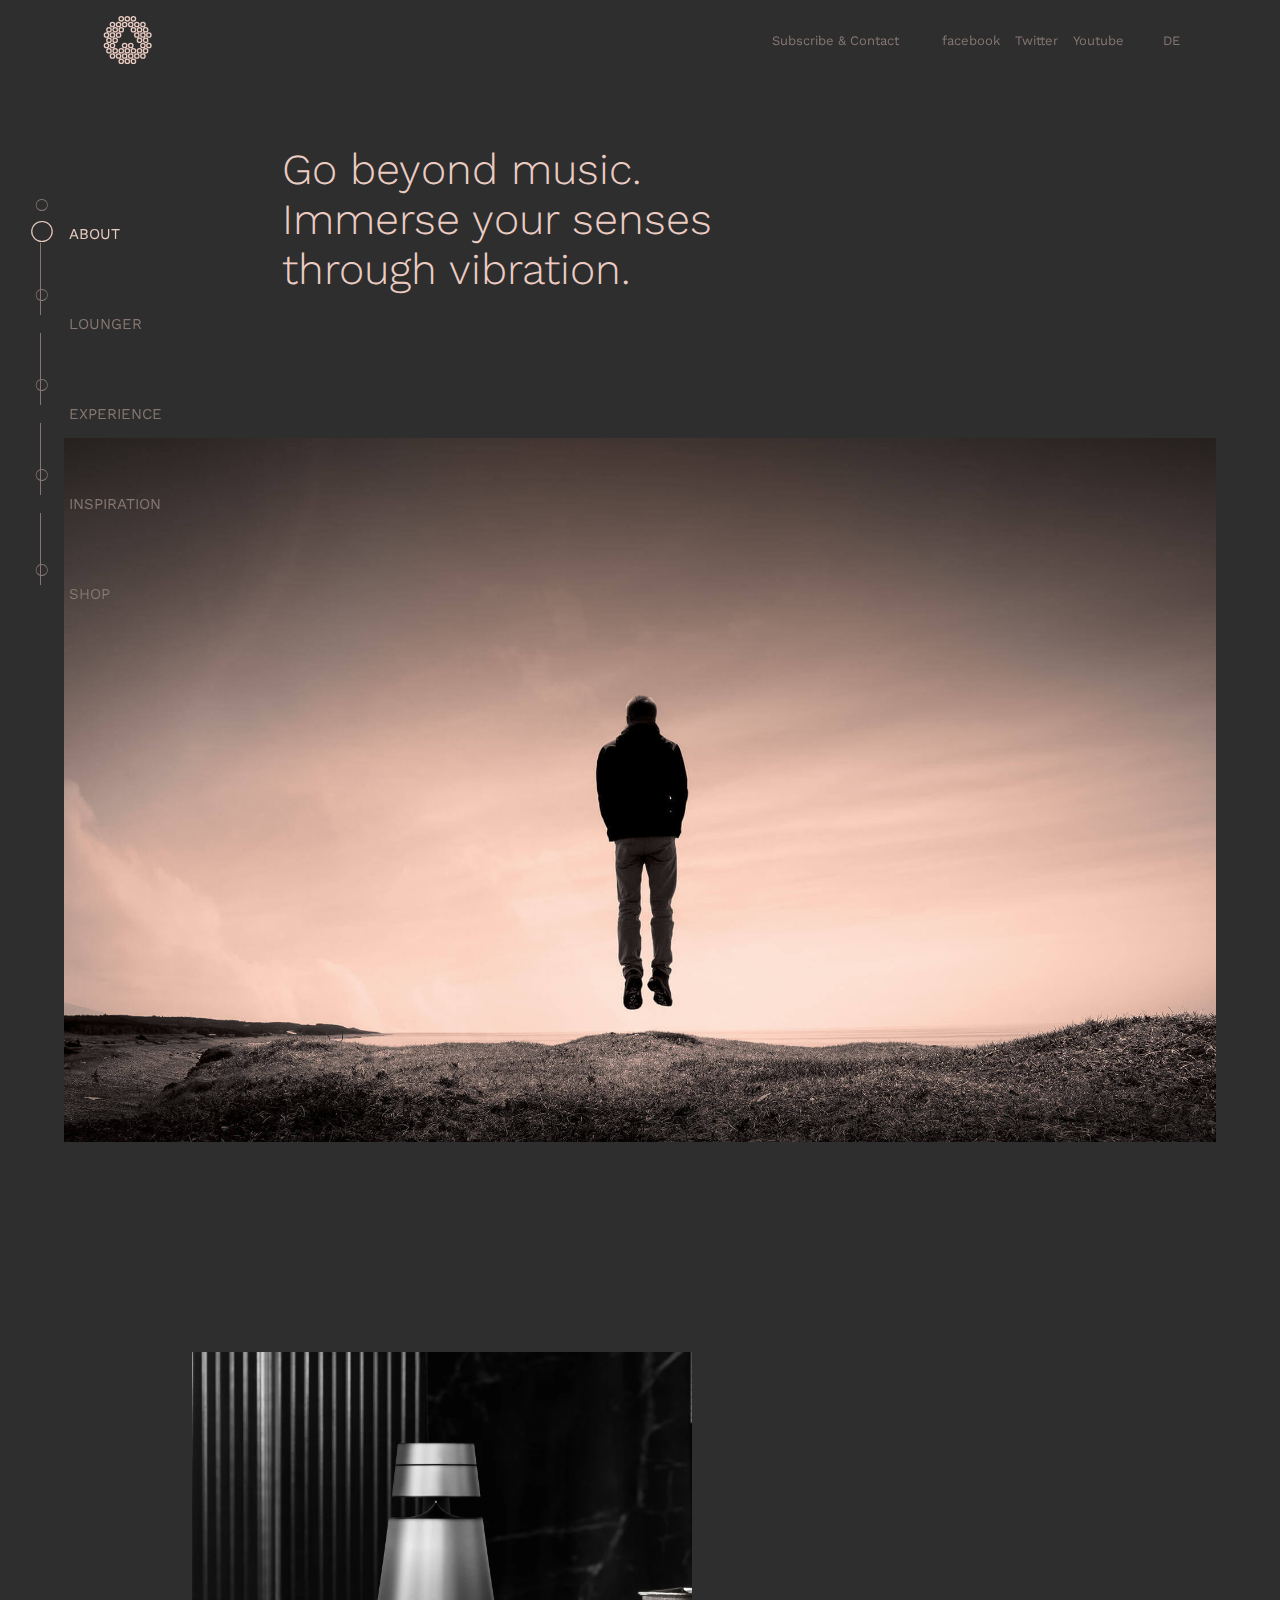
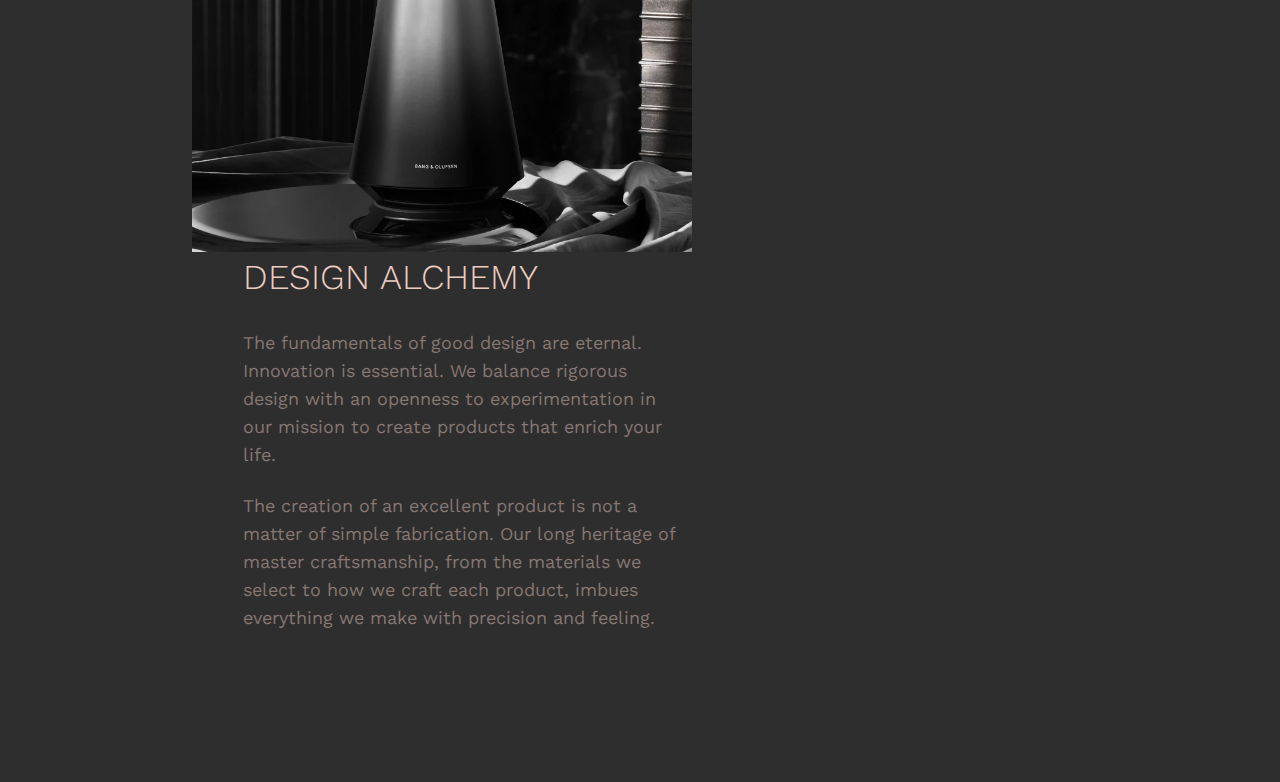
<file: index.html>
<!DOCTYPE html>
<html lang="en">

<head>
    <meta charset="UTF-8">
    <meta http-equiv="X-UA-Compatible" content="IE=edge">
    <meta name="viewport" content="width=device-width, initial-scale=1.0">
    <title>Headphones</title>
    <link rel="stylesheet" href="assets/css/style.css">
</head>

<body>
    <header id="index">
        <nav>
            <img src="assets/img/logo.svg" alt="logo">
            <ul>
                <li><a href="assets/html/SubCont.html">Subscribe & Contact</a></li>
                <div>
                    <li><a href="#">facebook</a></li>
                    <li><a href="#">Twitter</a></li>
                    <li><a href="#">Youtube</a></li>
                </div>
                <li><a href="#">DE</a></li>
            </ul>
        </nav>
        <h1>Go beyond music. Immerse your senses through vibration.
        </h1>
        <img src="assets/img/section-about-1.jpg" alt="picture1">
    </header>
    <aside>
        <div class="divIndex"></div>
        <ul>

            <li><a href="index.html" class="aboutIndex">ABOUT</a></li>

            <li class="strich"> </li>
        </ul>
        <ul>

            <li><a href="assets/html/lounger.html">LOUNGER</a></li>
            <li class="strich"> </li>
        </ul>
        <ul>


            <li><a href="assets/html/experience.html">EXPERIENCE</a></li>
            <li class="strich"> </li>
        </ul>
        <ul>

            <li><a href="assets/html/inspiration.html">INSPIRATION</a></li>
            <li class="strich"> </li>
        </ul>
        <ul>

            <li><a href="assets/html/shop.html">SHOP</a></li>
        </ul>
    </aside>
    <main>
        <div class="mainIndex">
            <img src="assets/img/BS1_NYC_Home.webp" alt="picture2">
            <section>
                <h2>DESIGN ALCHEMY </h2>
                <p>The fundamentals of good design are eternal. Innovation is essential. We balance rigorous design with
                    an openness to experimentation in our mission to create products that enrich your life.
                </p>
                <p> The creation of an excellent product is not a matter of simple fabrication. Our long heritage of
                    master craftsmanship, from the materials we select to how we craft each product, imbues everything
                    we make with precision and feeling.
                </p>
            </section>
        </div>
    </main>
    <script src="assets/js/main.js"></script>
</body>

</html>
</file>
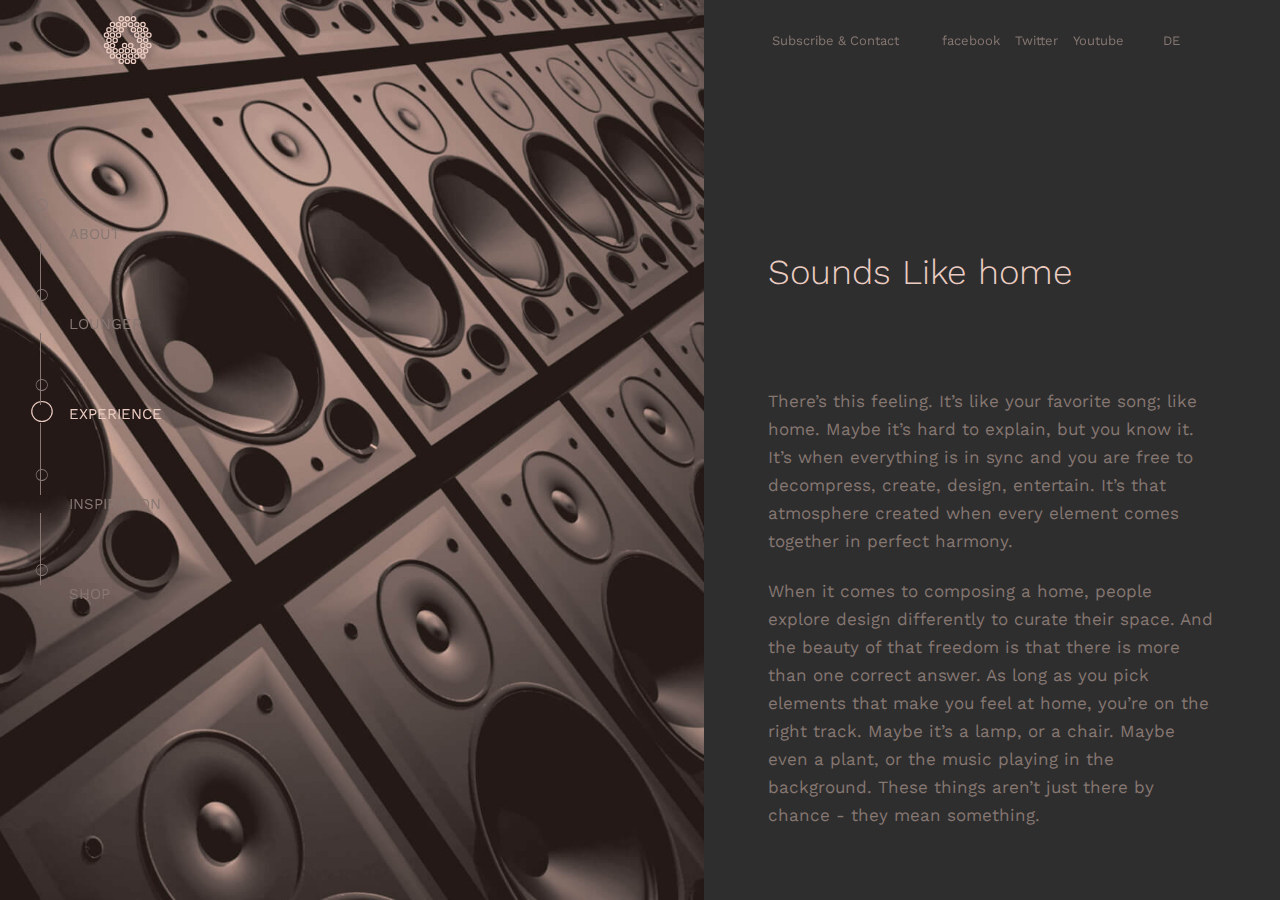
<file: assets/html/experience.html>
<!DOCTYPE html>
<html lang="en">

<head>
    <meta charset="UTF-8">
    <meta http-equiv="X-UA-Compatible" content="IE=edge">
    <meta name="viewport" content="width=device-width, initial-scale=1.0">
    <title>EXPERIENCE</title>
    <link rel="stylesheet" href="../css/style.css">
</head>

<body>
    <header>
        <nav>
            <img src="../img/logo.svg" alt="logo">
            <ul>
                <li><a href="../html/SubCont.html">Subscribe & Contact</a></li>
                <div>
                    <li><a href="#">facebook</a></li>
                    <li><a href="#">Twitter</a></li>
                    <li><a href="#">Youtube</a></li>
                </div>
                <li><a href="#">DE</a></li>
            </ul>
        </nav>
    </header>
    <aside>
        <div class="divExperience"></div>
        <ul>

            <li><a href="../../index.html">ABOUT</a></li>

            <li class="strich"> </li>
        </ul>
        <ul>

            <li><a href="../html/lounger.html">LOUNGER</a></li>
            <li class="strich"> </li>
        </ul>
        <ul>


            <li><a href="../html/experience.html" class="aboutExperience">EXPERIENCE</a></li>
            <li class="strich"> </li>
        </ul>
        <ul>

            <li><a href="../html/inspiration.html">INSPIRATION</a></li>
            <li class="strich"> </li>
        </ul>
        <ul>

            <li><a href="../html/shop.html">SHOP</a></li>
        </ul>
    </aside>
    <main>
        <section class="experience">
            <div></div>
            <section>
                <h2>Sounds Like home</h2>
                <p>There’s this feeling. It’s like your favorite song; like home. Maybe it’s hard to explain, but you
                    know it. It’s when everything is in sync and you are free to decompress, create, design, entertain.
                    It’s that atmosphere created when every element comes together in perfect harmony.

                </p>
                <p>
                    When it comes to composing a home, people explore design differently to curate their space. And the
                    beauty of that freedom is that there is more than one correct answer. As long as you pick elements
                    that make you feel at home, you’re on the right track. Maybe it’s a lamp, or a chair. Maybe even a
                    plant, or the music playing in the background. These things aren’t just there by chance - they mean
                    something.</p>
            </section>
        </section>
    </main>
</body>

</html>
</file>
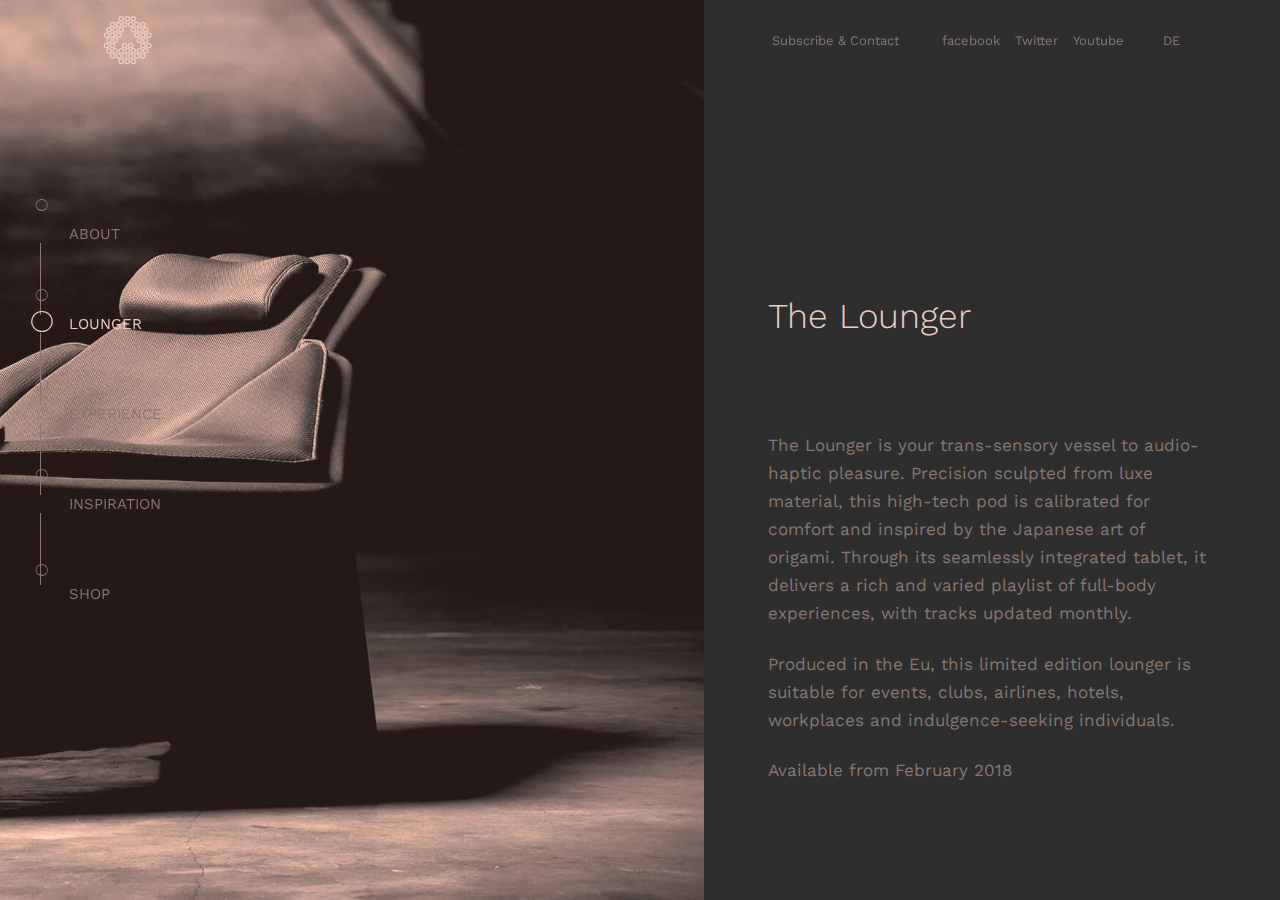
<file: assets/html/lounger.html>
<!DOCTYPE html>
<html lang="en">

<head>
    <meta charset="UTF-8">
    <meta http-equiv="X-UA-Compatible" content="IE=edge">
    <meta name="viewport" content="width=device-width, initial-scale=1.0">
    <title>LOUNGER</title>
    <link rel="stylesheet" href="../css/style.css">
</head>

<body>
    <header>
        <nav>
            <img src="../img/logo.svg" alt="logo">
            <ul>
                <li><a href="../html/SubCont.html">Subscribe & Contact</a></li>
                <div>
                    <li><a href="#">facebook</a></li>
                    <li><a href="#">Twitter</a></li>
                    <li><a href="#">Youtube</a></li>
                </div>
                <li><a href="#">DE</a></li>
            </ul>
        </nav>
    </header>
    <aside>
        <ul>

            <li><a href="../../index.html">ABOUT</a></li>

            <li class="strich"> </li>
        </ul>
        <div class="divLounger"></div>
        <ul>

            <li><a href="../html/lounger.html" class="aboutLounger">LOUNGER</a></li>
            <li class="strich"> </li>
        </ul>
        <ul>


            <li><a href="../html/experience.html">EXPERIENCE</a></li>
            <li class="strich"> </li>
        </ul>
        <ul>

            <li><a href="../html/inspiration.html">INSPIRATION</a></li>
            <li class="strich"> </li>
        </ul>
        <ul>

            <li><a href="../html/shop.html">SHOP</a></li>
        </ul>
    </aside>
    <main>
        <section class="lounger">
            <div></div>
            <section>
                <h2>The Lounger</h2>
                <p>The Lounger is your trans-sensory vessel to audio-haptic pleasure. Precision sculpted from luxe
                    material, this high-tech pod is calibrated for comfort and inspired by the Japanese art of origami.
                    Through its seamlessly integrated tablet, it delivers a rich and varied playlist of full-body
                    experiences, with tracks updated monthly.
                </p>
                <p>
                    Produced in the Eu, this limited edition lounger is suitable for events, clubs, airlines, hotels,
                    workplaces and indulgence-seeking individuals. </p>
                <p> Available from February 2018</p>
            </section>
        </section>
    </main>
</body>

</html>
</file>
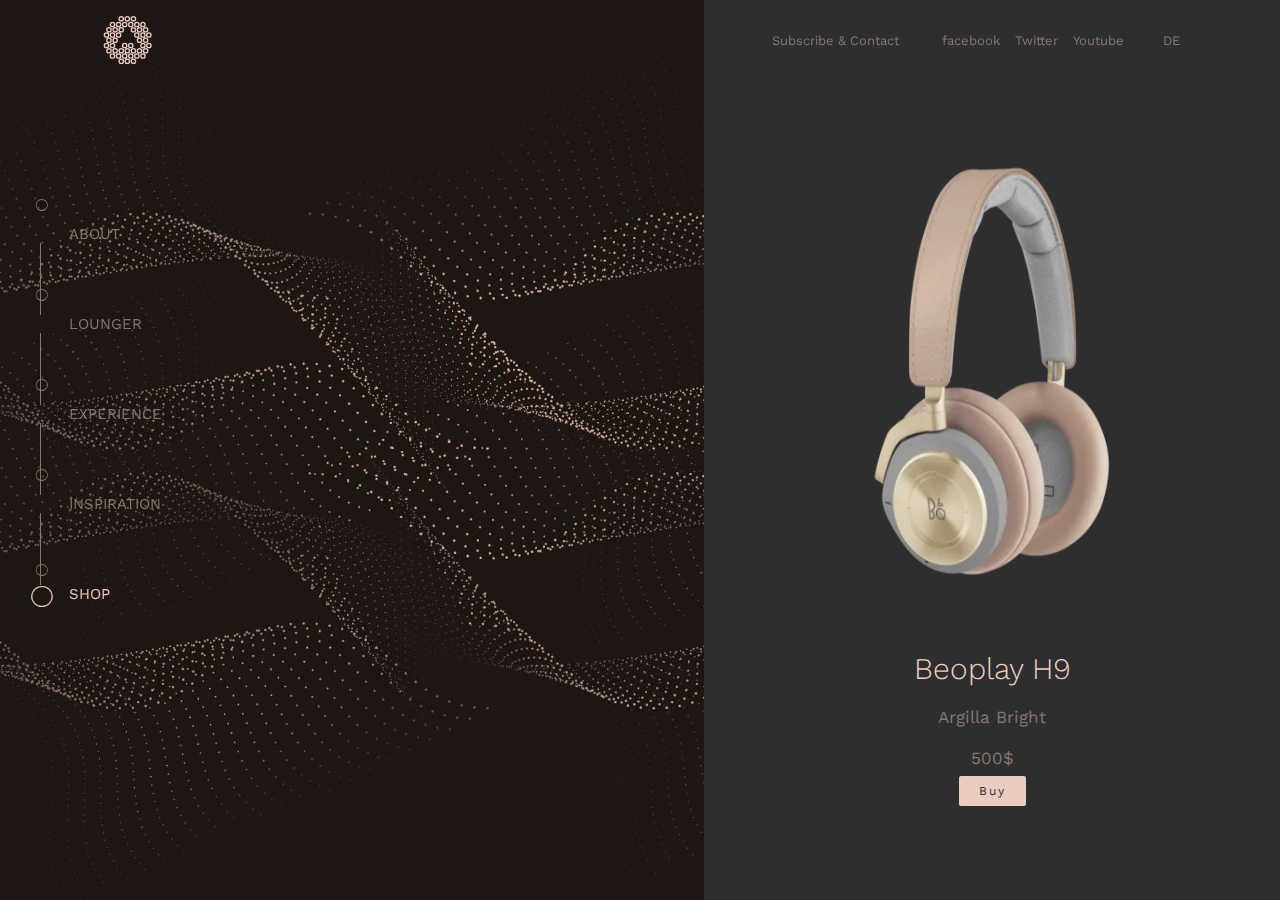
<file: assets/html/shop.html>
<!DOCTYPE html>
<html lang="en">

<head>
    <meta charset="UTF-8">
    <meta http-equiv="X-UA-Compatible" content="IE=edge">
    <meta name="viewport" content="width=device-width, initial-scale=1.0">
    <title>SHOP</title>
    <link rel="stylesheet" href="../css/style.css">
</head>

<body>
    <header>
        <nav>
            <img src="../img/logo.svg" alt="logo">
            <ul>
                <li><a href="../html/SubCont.html">Subscribe & Contact</a></li>
                <div>
                    <li><a href="#">facebook</a></li>
                    <li><a href="#">Twitter</a></li>
                    <li><a href="#">Youtube</a></li>
                </div>
                <li><a href="#">DE</a></li>
            </ul>
        </nav>
    </header>
    <aside>
        <div class="divShop"></div>
        <ul>

            <li><a href="../../index.html">ABOUT</a></li>

            <li class="strich"> </li>
        </ul>
        <ul>

            <li><a href="../html/lounger.html">LOUNGER</a></li>
            <li class="strich"> </li>
        </ul>
        <ul>


            <li><a href="../html/experience.html">EXPERIENCE</a></li>
            <li class="strich"> </li>
        </ul>
        <ul>

            <li><a href="../html/inspiration.html">INSPIRATION</a></li>
            <li class="strich"> </li>
        </ul>
        <ul>

            <li><a href="../html/shop.html" class="aboutShop">SHOP</a></li>
        </ul>
    </aside>
    <main>
        <section class="shop">
            <div></div>
            <section>
                <img src="../img/h9-argilla-bright-hero-1000x1000.webp" alt="headphones">
                <h2>Beoplay H9</h2>
                <p>Argilla Bright</p>
                <p>500$</p>
                <a href="#">Buy</a>
            </section>
        </section>
    </main>
</body>

</html>
</file>
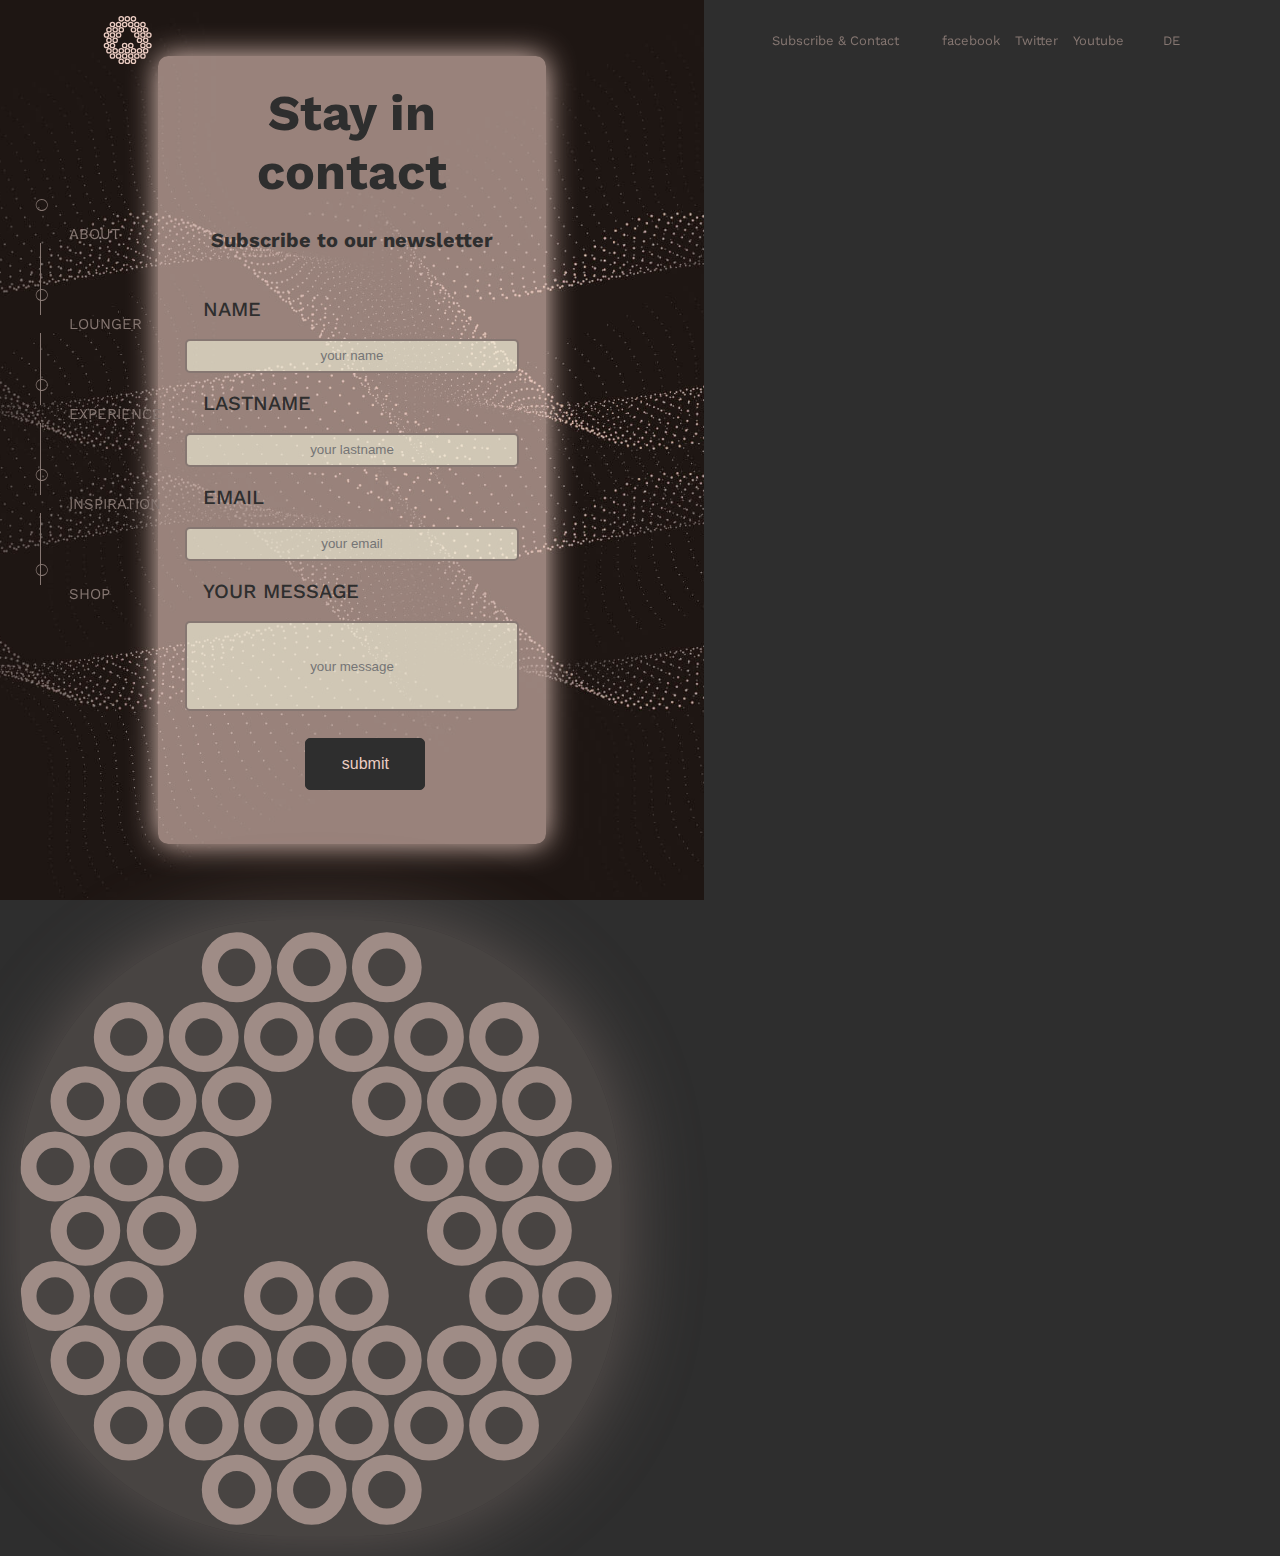
<file: assets/html/SubCont.html>
<!DOCTYPE html>
<html lang="en">

<head>
    <meta charset="UTF-8">
    <meta http-equiv="X-UA-Compatible" content="IE=edge">
    <meta name="viewport" content="width=device-width, initial-scale=1.0">
    <title>SHOP</title>
    <link rel="stylesheet" href="../css/style.css">
</head>

<body>
    <header>
        <nav>
            <img src="../img/logo.svg" alt="logo">
            <ul>
                <li><a href="#">Subscribe & Contact</a></li>
                <div>
                    <li><a href="#">facebook</a></li>
                    <li><a href="#">Twitter</a></li>
                    <li><a href="#">Youtube</a></li>
                </div>
                <li><a href="#">DE</a></li>
            </ul>
        </nav>
    </header>
    <aside>
        <ul>

            <li><a href="../../index.html">ABOUT</a></li>

            <li class="strich"> </li>
        </ul>
        <ul>

            <li><a href="../html/lounger.html">LOUNGER</a></li>
            <li class="strich"> </li>
        </ul>
        <ul>


            <li><a href="../html/experience.html">EXPERIENCE</a></li>
            <li class="strich"> </li>
        </ul>
        <ul>

            <li><a href="../html/inspiration.html">INSPIRATION</a></li>
            <li class="strich"> </li>
        </ul>
        <ul>

            <li><a href="../html/shop.html">SHOP</a></li>
        </ul>
    </aside>
    <main>
        <section class="subCont">
            <div>
                <section class="form">
                    <h2>Stay in contact</h2>
                    <h3>Subscribe to our newsletter</h3>
                    <form action="" onsubmit="return false">
                        <label for="name">NAME</label>
                        <input type="name" name="name" id="name" placeholder="your name" required>
                        <label for="LastName">LASTNAME</label>
                        <input type="name" name="lastName" id="lastName" placeholder="your lastname" required>
                        <label for="email">EMAIL</label>
                        <input type="email" name="email" id="email" placeholder="your email" required>
                        <label for="textarea">YOUR MESSAGE</label>
                        <input type="textarea" name="textarea" id="textarea" placeholder="your message">
                        <input type="submit" value="submit" onclick="subscribed()">
                    </form>
                </section>
            </div>
            <img class="logo" src="../img/logo.svg" alt="headphones">
        </section>
        <div id="toggleContainer" class="toggleContainer">
            <h2>THANK YOU FOR SUBSCRIBING</h2>
            <h3>Our newsletter is full of surprises and the best listenings.
                You will hear the best from us.
            </h3>
            <input type="submit" value="close" onclick="closeContainer()">
        </div>
    </main>
    <script src="../js/main.js"></script>
</body>

</html>
</file>
<file: assets/css/style.css>
@charset "UTF-8";
@import url("https://fonts.googleapis.com/css2?family=Work+Sans:ital,wght@0,100;0,200;0,300;0,400;0,500;0,600;0,700;0,800;0,900;1,100;1,200;1,300;1,400;1,500;1,600;1,700;1,800;1,900&display=swap");
@import url("https://fonts.googleapis.com/css2?family=Work+Sans:ital,wght@0,100;0,200;0,300;0,400;0,500;0,600;0,700;0,800;0,900;1,100;1,200;1,300;1,400;1,500;1,600;1,700;1,800;1,900&display=swap");
@import url("https://fonts.googleapis.com/css2?family=Work+Sans:ital,wght@0,100;0,200;0,300;0,400;0,500;0,600;0,700;0,800;0,900;1,100;1,200;1,300;1,400;1,500;1,600;1,700;1,800;1,900&display=swap");
@import url("https://fonts.googleapis.com/css2?family=Work+Sans:ital,wght@0,100;0,200;0,300;0,400;0,500;0,600;0,700;0,800;0,900;1,100;1,200;1,300;1,400;1,500;1,600;1,700;1,800;1,900&display=swap");
* {
  padding: 0;
  margin: 0;
  box-sizing: border-box;
}

html {
  font-size: 62.5%;
}

body {
  font-family: "Work Sans", sans-serif;
}

* {
  padding: 0;
  margin: 0;
  box-sizing: border-box;
}

html {
  font-size: 62.5%;
}

body {
  font-family: "Work Sans", sans-serif;
}

body {
  background: #2e2e2e;
}
body header nav {
  display: flex;
  justify-content: space-between;
  align-items: center;
  flex-wrap: wrap;
  height: 80px;
  font-size: 1.3rem;
  position: fixed;
  right: 6%;
  width: 100%;
}
body header nav img {
  width: 80px;
}
body header nav ul {
  display: flex;
  justify-content: space-evenly;
  align-items: center;
  flex-wrap: wrap;
  list-style: none;
  width: 40%;
}
body header nav ul li a {
  text-decoration: none;
  color: #867772;
  margin-right: 50px;
}
body header nav ul li a:hover {
  text-decoration: underline;
  color: #ebccc2;
}
body header nav ul div {
  display: flex;
  justify-content: space-between;
  align-items: center;
  flex-wrap: wrap;
  padding-right: 20px;
  padding-left: 10px;
}
body header nav ul div li a {
  text-decoration: none;
  color: #867772;
  margin-right: 30px;
}
body header nav ul div li a:hover {
  text-decoration: underline;
  color: #ebccc2;
}

* {
  padding: 0;
  margin: 0;
  box-sizing: border-box;
}

html {
  font-size: 62.5%;
}

body {
  font-family: "Work Sans", sans-serif;
}

body {
  background: #2e2e2e;
}
body header nav {
  display: flex;
  justify-content: space-between;
  align-items: center;
  flex-wrap: wrap;
  height: 80px;
  font-size: 1.3rem;
  position: fixed;
  right: 6%;
  width: 100%;
}
body header nav img {
  width: 80px;
}
body header nav ul {
  display: flex;
  justify-content: space-evenly;
  align-items: center;
  flex-wrap: wrap;
  list-style: none;
  width: 40%;
}
body header nav ul li a {
  text-decoration: none;
  color: #867772;
  margin-right: 50px;
}
body header nav ul li a:hover {
  text-decoration: underline;
  color: #ebccc2;
}
body header nav ul div {
  display: flex;
  justify-content: space-between;
  align-items: center;
  flex-wrap: wrap;
  padding-right: 20px;
  padding-left: 10px;
}
body header nav ul div li a {
  text-decoration: none;
  color: #867772;
  margin-right: 30px;
}
body header nav ul div li a:hover {
  text-decoration: underline;
  color: #ebccc2;
}

* {
  padding: 0;
  margin: 0;
  box-sizing: border-box;
}

html {
  font-size: 62.5%;
}

body {
  font-family: "Work Sans", sans-serif;
}

body {
  background: #2e2e2e;
}
body header nav {
  display: flex;
  justify-content: space-between;
  align-items: center;
  flex-wrap: wrap;
  height: 80px;
  font-size: 1.3rem;
  position: fixed;
  right: 6%;
  width: 100%;
}
body header nav img {
  width: 80px;
}
body header nav ul {
  display: flex;
  justify-content: space-evenly;
  align-items: center;
  flex-wrap: wrap;
  list-style: none;
  width: 40%;
}
body header nav ul li a {
  text-decoration: none;
  color: #867772;
  margin-right: 50px;
}
body header nav ul li a:hover {
  text-decoration: underline;
  color: #ebccc2;
}
body header nav ul div {
  display: flex;
  justify-content: space-between;
  align-items: center;
  flex-wrap: wrap;
  padding-right: 20px;
  padding-left: 10px;
}
body header nav ul div li a {
  text-decoration: none;
  color: #867772;
  margin-right: 30px;
}
body header nav ul div li a:hover {
  text-decoration: underline;
  color: #ebccc2;
}

body {
  background: #2e2e2e;
}
body header nav {
  display: flex;
  justify-content: space-between;
  align-items: center;
  flex-wrap: wrap;
  height: 80px;
  font-size: 1.3rem;
  position: fixed;
  right: 6%;
  width: 100%;
}
body header nav img {
  margin: 0vh 0 0vw 20vh;
  height: 50px;
  width: 50px;
}
body header nav ul {
  display: flex;
  justify-content: space-evenly;
  align-items: center;
  flex-wrap: wrap;
  list-style: none;
  width: 34%;
}
body header nav ul li a {
  text-decoration: none;
  color: #867772;
  margin-right: 20px;
}
body header nav ul li a:hover {
  text-decoration: underline;
  color: #ebccc2;
}
body header nav ul div {
  display: flex;
  justify-content: space-between;
  align-items: center;
  flex-wrap: wrap;
  padding-right: 20px;
  padding-left: 20px;
}
body header nav ul div li a {
  text-decoration: none;
  color: #867772;
  margin-right: 15px;
}
body header nav ul div li a:hover {
  text-decoration: underline;
  color: #ebccc2;
}
body header h1 {
  color: #ebccc2;
  font-size: 4.3rem;
  font-weight: 300;
  line-height: 5rem;
  width: 58%;
  padding: 16vh 0 16vh 22%;
}
body header img {
  width: 90%;
  margin: 0 5% 16vh 5%;
}

aside {
  position: fixed;
  left: 0;
  top: 25vh;
  width: 200px;
  margin-left: 1vw;
}
aside .divIndex:before {
  content: "⃝";
  font-size: 1.8rem;
  color: #ebccc2;
  position: absolute;
  top: -5px;
  left: 33px;
}
aside .divLounger:before {
  content: "⃝";
  left: 33px;
  top: 85px;
  font-size: 1.8rem;
  color: #ebccc2;
  position: absolute;
}
aside .divExperience:before {
  content: "⃝";
  left: 33px;
  top: 175px;
  font-size: 1.8rem;
  color: #ebccc2;
  position: absolute;
}
aside .divInspiration:before {
  content: "⃝";
  left: 33px;
  top: 265px;
  font-size: 1.8rem;
  color: #ebccc2;
  position: absolute;
}
aside .divShop:before {
  content: "⃝";
  left: 33px;
  top: 360px;
  font-size: 1.8rem;
  color: #ebccc2;
  position: absolute;
}
aside ul {
  position: absolute;
  list-style: none;
  font-size: 4rem;
  color: #867772;
}
aside ul li {
  padding: 0vh 0 0vh 2.3vw;
  margin-left: 3vh;
}
aside ul li a {
  display: block;
  font-size: 1.5rem;
  text-decoration: none;
  color: #867772;
}
aside ul li a:hover {
  color: #ebccc2;
}
aside ul li .aboutIndex {
  color: #ebccc2;
}
aside ul li .aboutLounger {
  color: #ebccc2;
}
aside ul li .aboutExperience {
  color: #ebccc2;
}
aside ul li .aboutInspiration {
  color: #ebccc2;
}
aside ul li .aboutShop {
  color: #ebccc2;
}
aside ul .strich {
  height: 8vh;
  border-left: 1px solid #867772;
}
aside ul:before {
  content: "⃝";
  color: #867772;
  font-size: 1rem;
  position: fixed;
  left: 44px;
  top: 195px;
  line-height: 2rem;
}

ul:nth-of-type(2) {
  top: 90px;
}

ul:nth-of-type(2):before {
  content: "⃝";
  font-size: 1rem;
  position: fixed;
  left: 44px;
  top: 285px;
  line-height: 2rem;
}

ul:nth-of-type(3) {
  top: 180px;
}

ul:nth-of-type(3):before {
  content: "⃝";
  font-size: 1rem;
  position: fixed;
  left: 44px;
  top: 375px;
  line-height: 2rem;
}

ul:nth-of-type(4) {
  top: 270px;
}

ul:nth-of-type(4):before {
  content: "⃝";
  font-size: 1rem;
  position: fixed;
  left: 44px;
  top: 465px;
  line-height: 2rem;
}

ul:nth-of-type(5) {
  top: 360px;
}

ul:nth-of-type(5):before {
  content: "⃝";
  font-size: 1rem;
  position: fixed;
  left: 44px;
  top: 560px;
  line-height: 2rem;
}

main .mainIndex {
  display: flex;
  justify-content: space-between;
  align-items: center;
  flex-wrap: wrap;
  padding: 5% 8% 10% 15%;
}
main .mainIndex img {
  width: 500px;
  height: 500px;
}
main .mainIndex section {
  padding: 0 0 0 4vw;
  width: 50%;
}
main .mainIndex section h2 {
  padding: 0 0 3vh 0;
  color: #ebccc2;
  font-size: 3.5rem;
  font-weight: 300;
  line-height: 5rem;
}
main .mainIndex section p {
  color: #867772;
  font-size: 1.8rem;
  line-height: 2.8rem;
  padding-bottom: 2.5vh;
}

.lounger {
  display: flex;
  justify-content: space-between;
  align-items: center;
  flex-wrap: wrap;
}
.lounger div {
  background: url("../img/section-voyager.jpg") right/cover no-repeat;
  height: 100vh;
  width: 55%;
}
.lounger section {
  width: 40%;
  padding-top: 22vh;
  padding-right: 5vw;
}
.lounger section h2 {
  padding: 0 0 10vh 0;
  color: #ebccc2;
  font-size: 3.5rem;
  font-weight: 300;
  line-height: 5rem;
}
.lounger section p {
  color: #867772;
  font-size: 1.7rem;
  line-height: 2.8rem;
  padding-bottom: 2.5vh;
}

.experience {
  display: flex;
  justify-content: space-between;
  align-items: center;
  flex-wrap: wrap;
}
.experience div {
  background: url("../img/section-experience-1.jpg") right/cover no-repeat;
  height: 100vh;
  width: 55%;
}
.experience section {
  width: 40%;
  padding-top: 22vh;
  padding-right: 5vw;
}
.experience section h2 {
  padding: 0 0 10vh 0;
  color: #ebccc2;
  font-size: 3.5rem;
  font-weight: 300;
  line-height: 5rem;
}
.experience section p {
  color: #867772;
  font-size: 1.7rem;
  line-height: 2.8rem;
  padding-bottom: 2.5vh;
}

.inspiration {
  padding: 25vh 20% 0 20%;
}
.inspiration iframe {
  height: 480px;
  width: 850px;
  border: none;
}
.inspiration article {
  padding-top: 16vh;
  padding-bottom: 10vh;
}
.inspiration article h3 {
  padding: 0 0 0vh 0;
  color: #ebccc2;
  font-size: 1.8rem;
  font-weight: 400;
  line-height: 5rem;
}
.inspiration article h2 {
  padding: 0 0 4vh 0;
  color: #ebccc2;
  font-size: 3.5rem;
  font-weight: 300;
  line-height: 5rem;
}
.inspiration article a {
  text-decoration: none;
  color: #867772;
  padding: 5px 7px 5px 7px;
  margin-right: 3px;
  letter-spacing: 2px;
  border: 1px solid #ebccc2;
  border-radius: 2px;
}
.inspiration article p {
  color: #867772;
  font-size: 1.7rem;
  line-height: 2.8rem;
  padding-top: 4vh;
  padding-bottom: 2.5vh;
}
.inspiration section {
  display: flex;
  justify-content: space-between;
  align-items: center;
  flex-wrap: wrap;
  height: 60vh;
}
.inspiration section img {
  width: 50%;
  height: 100%;
}
.inspiration section article {
  padding-left: 1vw;
  width: 50%;
}
.inspiration section article {
  width: 50%;
}
.inspiration section article h2 {
  padding-right: 4vw;
}
.inspiration section img {
  width: 50%;
  height: 100%;
}

.shop {
  display: flex;
  justify-content: space-between;
  align-items: center;
  flex-wrap: wrap;
}
.shop div {
  background: url("../img/section-composition4.jpg") top/cover no-repeat;
  height: 100vh;
  width: 55%;
}
.shop section {
  width: 40%;
  padding-right: 5vw;
  text-align: center;
}
.shop section img {
  height: 60vh;
  width: 100%;
}
.shop section h2 {
  padding: 0 0 1vh 0;
  color: #ebccc2;
  font-size: 3rem;
  font-weight: 300;
  line-height: 5rem;
}
.shop section p {
  color: #867772;
  font-size: 1.7rem;
  line-height: 2.8rem;
  padding-bottom: 1.4vh;
}
.shop section a {
  text-decoration: none;
  color: #2e2e2e;
  font-size: 1.2rem;
  background-color: #ebccc2;
  padding: 8px 20px;
  letter-spacing: 2px;
  border-radius: 2px;
}

.subCont {
  display: flex;
  justify-content: space-between;
  align-items: center;
  flex-wrap: wrap;
}
.subCont div {
  background: url("../img/section-composition4.jpg") top/cover no-repeat;
  height: 100vh;
  width: 55%;
  display: flex;
  justify-content: center;
  align-items: center;
  flex-wrap: wrap;
}
.subCont div .form {
  background-color: rgba(235, 204, 194, 0.6);
  padding: 3vh;
  width: 55%;
  border-radius: 10px;
  box-shadow: 0 0 30px #ebccc2;
}
.subCont div .form h2 {
  text-align: center;
  font-size: 5rem;
  color: #2e2e2e;
  font-weight: bold;
}
.subCont div .form h3 {
  padding: 3vh 0;
  text-align: center;
  font-size: 2rem;
  color: #2e2e2e;
}
.subCont div form {
  margin: 0 0 0 0;
  padding: 0 0vh 3vh 0vw;
  color: #2e2e2e;
  font-size: 2rem;
  font-weight: 500;
  width: 100%;
}
.subCont div form label {
  display: block;
  text-align: left;
  padding: 2vh;
}
.subCont div form input {
  width: 100%;
  text-align: center;
  line-height: 3rem;
  background: rgba(245, 245, 220, 0.6);
  border: 2px solid #867772;
  border-radius: 5px;
}
.subCont div form input:nth-of-type(4) {
  width: 100%;
  text-align: center;
  height: 10vh;
}
.subCont div form input:nth-of-type(5) {
  text-align: center;
  font-size: 1.6rem;
  margin-top: 3vh;
  width: 120px;
  padding: 10px 30px;
  background-color: #2e2e2e;
  border-radius: 5px;
  border: 1px solid #2e2e2e;
  color: #ebccc2;
  margin-left: 36%;
}
.subCont div form input:nth-of-type(5):hover {
  text-decoration: underline;
  background-color: rgba(235, 204, 194, 0.4);
  border: 1px solid rgba(235, 204, 194, 0.4);
  color: #2e2e2e;
  box-shadow: 0 0 20px #2e2e2e;
}
.subCont .logo {
  opacity: 0.6;
  margin: 20px;
  width: 600px;
  background-color: rgba(134, 119, 114, 0.5);
  border-radius: 43%;
  box-shadow: 0 0 80px #867772;
}

.toggleContainer {
  margin: 5% 2%;
  background-color: rgb(235, 204, 194);
  padding: 3vh;
  width: 96%;
  border-radius: 10px;
  box-shadow: 0 0 30px #ebccc2;
  height: 87vh;
  position: absolute;
  top: -105vh;
  scroll-behavior: smooth;
}
.toggleContainer h2 {
  text-align: center;
  font-size: 6rem;
  color: #867772;
  font-weight: bold;
  padding: 17vh;
}
.toggleContainer h3 {
  padding: 3vh 0;
  text-align: center;
  font-size: 4rem;
  color: #867772;
  padding: 5vh;
}
.toggleContainer input {
  text-align: center;
  font-size: 1.6rem;
  margin-top: 3vh;
  width: 120px;
  padding: 10px 30px;
  background-color: #867772;
  border-radius: 5px;
  border: 1px solid #867772;
  color: #ebccc2;
  margin-left: 45%;
}
.toggleContainer input:hover {
  text-decoration: underline;
  background-color: #ebccc2;
  border: 1px solid #ebccc2;
  color: #867772;
  box-shadow: 0 0 20px #2e2e2e;
}

/*# sourceMappingURL=style.css.map */
</file>
